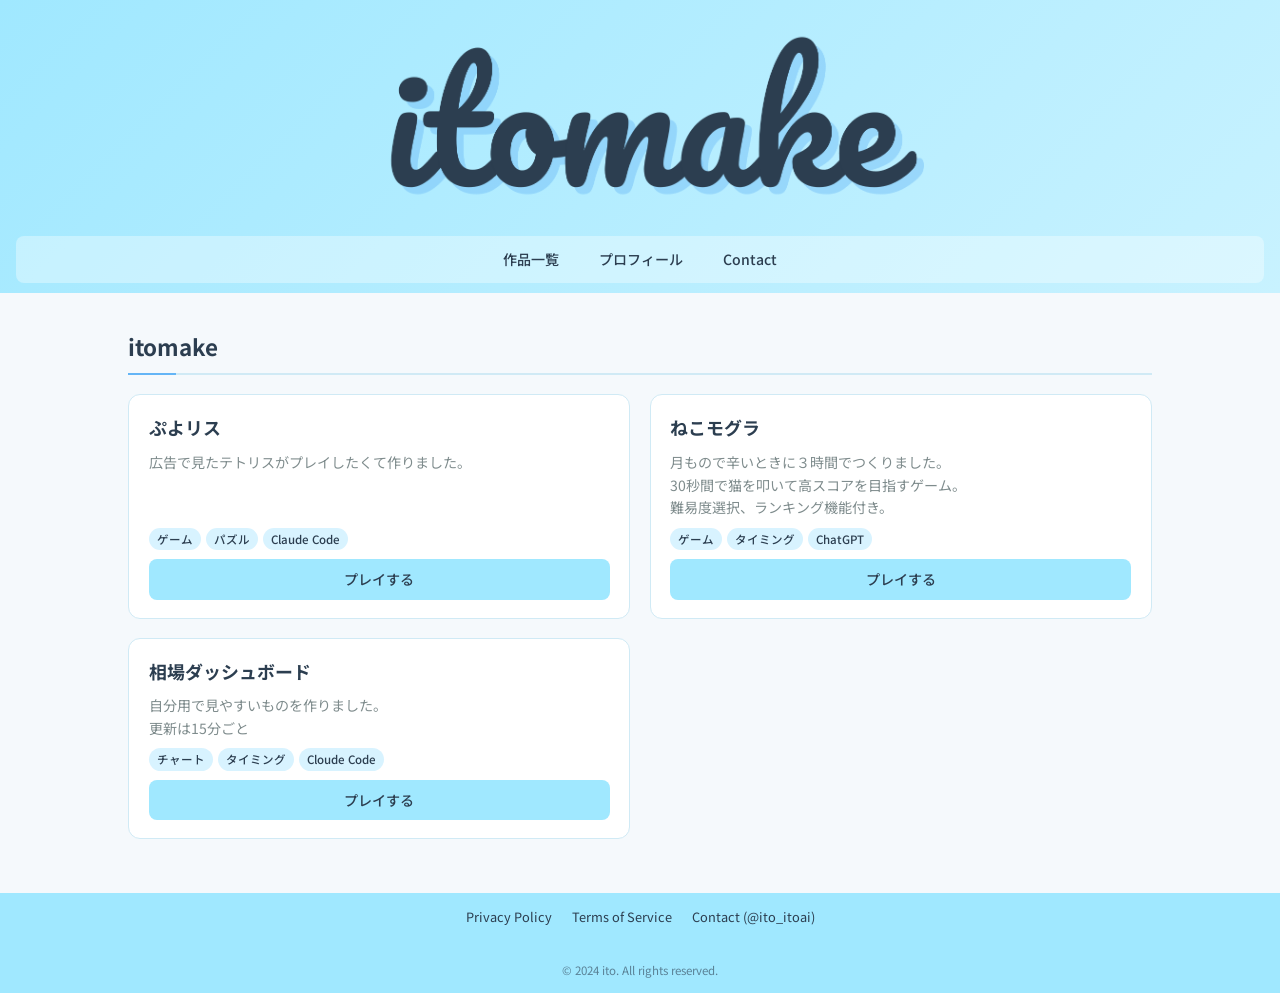
<file: index.html>
<!DOCTYPE html>
<html lang="ja">

<head>
  <meta charset="UTF-8">
  <meta name="viewport" content="width=device-width, initial-scale=1.0">
  <title>いとのポートフォリオ</title>
  <link rel="preconnect" href="https://fonts.googleapis.com">
  <link rel="preconnect" href="https://fonts.gstatic.com" crossorigin>
  <link href="https://fonts.googleapis.com/css2?family=Noto+Sans+JP:wght@400;500;700&display=swap" rel="stylesheet">
  <link rel="stylesheet" href="./style.css">
  <script async src="https://pagead2.googlesyndication.com/pagead/js/adsbygoogle.js?client=ca-pub-5618483325111588"
       crossorigin="anonymous"></script>
  <script type='text/javascript' src='https://storage.ko-fi.com/cdn/widget/Widget_2.js'></script>
</head>
<body>

  <!-- HEADER / HERO -->
  <header>
    <a href="./">
      <img class="hero-logo" src="logo-header.png" alt="ロゴ">
    </a>
    <button class="hamburger" aria-label="メニュー" aria-expanded="false">
      <span></span>
      <span></span>
      <span></span>
    </button>
    <nav class="site-nav">
      <a href="./works.html">作品一覧</a>
      <a href="./profile.html">プロフィール</a>
      <a href="https://x.com/ito_itoai" target="_blank" rel="noopener noreferrer">Contact</a>
    </nav>
  </header>

  <!-- MAIN -->
  <main>

    <!-- WORKS SECTION -->
    <section>
      <h2 class="section-title">itomake</h2>
      <div class="works-grid">
        <!-- Card: ぷよリス -->
        <div class="card">
          <p class="card-title">ぷよリス</p>
          <p class="card-desc">広告で見たテトリスがプレイしたくて作りました。</p>
          <div class="card-tags">
            <span class="tag">ゲーム</span>
            <span class="tag">パズル</span>
            <span class="tag">Claude Code</span>
          </div>
          <a class="btn-primary" href="https://umimuk.github.io/tetpuyo/tetpuyo.html" target="_blank" rel="noopener noreferrer">
            プレイする
          </a>
        </div>

        <!-- Card: ねこモグラ -->
        <div class="card">
          <p class="card-title">ねこモグラ</p>
          <p class="card-desc">
            月もので辛いときに３時間でつくりました。<br>
            30秒間で猫を叩いて高スコアを目指すゲーム。<br>
            難易度選択、ランキング機能付き。
          </p>
          <div class="card-tags">
            <span class="tag">ゲーム</span>
            <span class="tag">タイミング</span>
            <span class="tag">ChatGPT</span>
          </div>
          <a class="btn-primary" href="https://umimuk.github.io/neko-mogura/" target="_blank" rel="noopener noreferrer">
            プレイする
          </a>
        </div>
              <div class="card">
          <p class="card-title">相場ダッシュボード</p>
          <p class="card-desc">
            自分用で見やすいものを作りました。<br>
            更新は15分ごと<br>
          </p>
          <div class="card-tags">
            <span class="tag">チャート</span>
            <span class="tag">タイミング</span>
            <span class="tag">Cloude Code</span>
          </div>
          <a class="btn-primary" href="https://umimuk.github.io/Finance/" target="_blank" rel="noopener noreferrer">
            プレイする
          </a>
        </div>
      </div>
      
    </section>

  </main>

  <!-- FOOTER -->
  <footer>
    <nav class="footer-links">
      <a href="./privacy.html">Privacy Policy</a>
      <a href="./terms.html">Terms of Service</a>
      <a href="https://x.com/ito_itoai" target="_blank" rel="noopener noreferrer">Contact (@ito_itoai)</a>
    </nav>
    <p><script type='text/javascript'>kofiwidget2.init('私にコーヒーを買ってくれませんか？', '#64B5F6', 'J3J01VD9IS');kofiwidget2.draw();</script><br></p>
    <p class="footer-copy">&copy; 2024 ito. All rights reserved.</p>
  </footer>

</body>
</html>
</file>
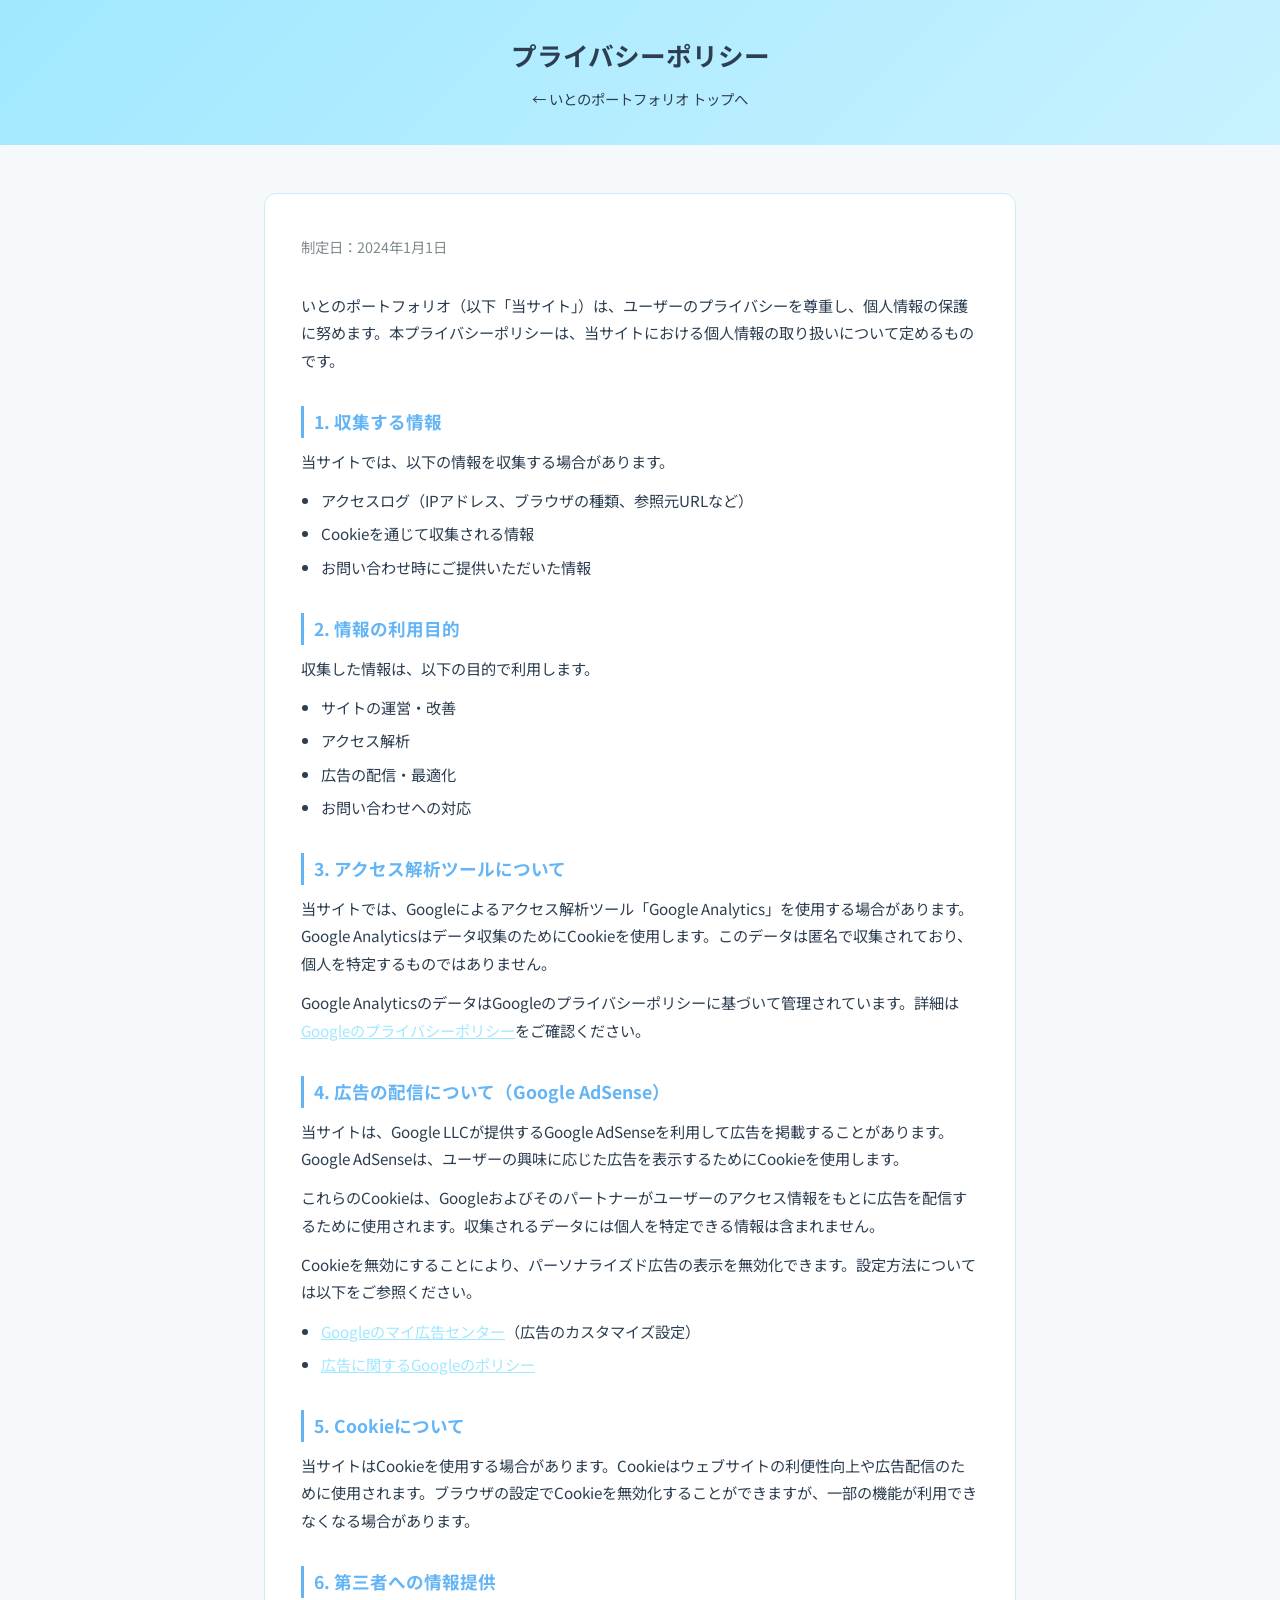
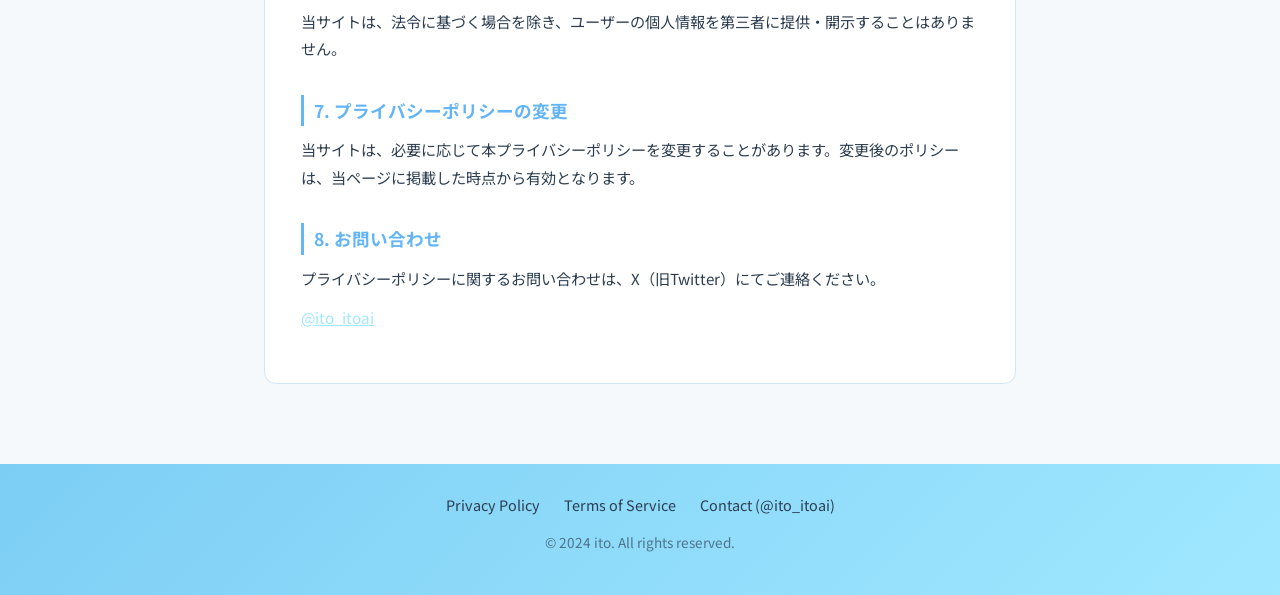
<file: privacy.html>
<!DOCTYPE html>
<html lang="ja">
<head>
  <meta charset="UTF-8">
  <meta name="viewport" content="width=device-width, initial-scale=1.0">
  <title>プライバシーポリシー｜いとのポートフォリオ</title>
  <link rel="preconnect" href="https://fonts.googleapis.com">
  <link rel="preconnect" href="https://fonts.gstatic.com" crossorigin>
  <link href="https://fonts.googleapis.com/css2?family=Noto+Sans+JP:wght@400;500;700&display=swap" rel="stylesheet">
  <style>
    :root {
      --primary: #a0e8ff;
      --primary-dark: #64b5f6;
      --text: #2c3e50;
      --text-secondary: #7f8c8d;
      --bg: #f5f9fc;
      --bg-card: #ffffff;
      --border: #d0eaf5;
    }

    * {
      box-sizing: border-box;
      margin: 0;
      padding: 0;
    }

    body {
      font-family: 'Noto Sans JP', 'Hiragino Sans', 'Meiryo', sans-serif;
      background: var(--bg);
      color: var(--text);
      line-height: 1.8;
    }

    header {
      background: linear-gradient(135deg, #a0e8ff 0%, #c8f2ff 100%);
      color: var(--text);
      padding: 32px 24px;
      text-align: center;
    }

    header h1 {
      font-size: 1.6rem;
      font-weight: 700;
    }

    header a {
      color: var(--text);
      text-decoration: none;
      font-size: 0.9rem;
      display: inline-block;
      margin-top: 8px;
    }

    header a:hover {
      color: #1a252f;
    }

    main {
      max-width: 800px;
      margin: 0 auto;
      padding: 48px 24px 80px;
    }

    .card {
      background: var(--bg-card);
      border: 1px solid var(--border);
      border-radius: 12px;
      padding: 40px 36px;
    }

    .updated {
      font-size: 0.9rem;
      color: var(--text-secondary);
      margin-bottom: 32px;
    }

    h2 {
      font-size: 1.1rem;
      font-weight: 700;
      color: #64b5f6;
      margin-top: 32px;
      margin-bottom: 10px;
      padding-left: 10px;
      border-left: 3px solid #64b5f6;
    }

    p {
      font-size: 0.95rem;
      color: var(--text);
      margin-bottom: 12px;
    }

    ul {
      margin: 8px 0 12px 20px;
      font-size: 0.95rem;
    }

    ul li {
      margin-bottom: 6px;
    }

    a {
      color: var(--primary);
    }

    footer {
      background: linear-gradient(135deg, #7dcef5 0%, #a0e8ff 100%);
      color: var(--text);
      text-align: center;
      padding: 28px 24px;
    }

    .footer-links {
      display: flex;
      justify-content: center;
      gap: 24px;
      flex-wrap: wrap;
      margin-bottom: 12px;
    }

    .footer-links a {
      color: var(--text);
      text-decoration: none;
      font-size: 0.9rem;
    }

    .footer-links a:hover {
      color: #1a252f;
    }

    .footer-copy {
      font-size: 0.85rem;
      opacity: 0.65;
    }

    @media (max-width: 768px) {
      .card {
        padding: 28px 20px;
      }
    }
  </style>
</head>
<body>

  <header>
    <h1>プライバシーポリシー</h1>
    <a href="./">← いとのポートフォリオ トップへ</a>
  </header>

  <main>
    <div class="card">
      <p class="updated">制定日：2024年1月1日</p>

      <p>いとのポートフォリオ（以下「当サイト」）は、ユーザーのプライバシーを尊重し、個人情報の保護に努めます。本プライバシーポリシーは、当サイトにおける個人情報の取り扱いについて定めるものです。</p>

      <h2>1. 収集する情報</h2>
      <p>当サイトでは、以下の情報を収集する場合があります。</p>
      <ul>
        <li>アクセスログ（IPアドレス、ブラウザの種類、参照元URLなど）</li>
        <li>Cookieを通じて収集される情報</li>
        <li>お問い合わせ時にご提供いただいた情報</li>
      </ul>

      <h2>2. 情報の利用目的</h2>
      <p>収集した情報は、以下の目的で利用します。</p>
      <ul>
        <li>サイトの運営・改善</li>
        <li>アクセス解析</li>
        <li>広告の配信・最適化</li>
        <li>お問い合わせへの対応</li>
      </ul>

      <h2>3. アクセス解析ツールについて</h2>
      <p>当サイトでは、Googleによるアクセス解析ツール「Google Analytics」を使用する場合があります。Google Analyticsはデータ収集のためにCookieを使用します。このデータは匿名で収集されており、個人を特定するものではありません。</p>
      <p>Google AnalyticsのデータはGoogleのプライバシーポリシーに基づいて管理されています。詳細は<a href="https://policies.google.com/privacy" target="_blank" rel="noopener noreferrer">Googleのプライバシーポリシー</a>をご確認ください。</p>

      <h2>4. 広告の配信について（Google AdSense）</h2>
      <p>当サイトは、Google LLCが提供するGoogle AdSenseを利用して広告を掲載することがあります。Google AdSenseは、ユーザーの興味に応じた広告を表示するためにCookieを使用します。</p>
      <p>これらのCookieは、Googleおよびそのパートナーがユーザーのアクセス情報をもとに広告を配信するために使用されます。収集されるデータには個人を特定できる情報は含まれません。</p>
      <p>Cookieを無効にすることにより、パーソナライズド広告の表示を無効化できます。設定方法については以下をご参照ください。</p>
      <ul>
        <li><a href="https://myadcenter.google.com/" target="_blank" rel="noopener noreferrer">Googleのマイ広告センター</a>（広告のカスタマイズ設定）</li>
        <li><a href="https://policies.google.com/technologies/ads" target="_blank" rel="noopener noreferrer">広告に関するGoogleのポリシー</a></li>
      </ul>

      <h2>5. Cookieについて</h2>
      <p>当サイトはCookieを使用する場合があります。Cookieはウェブサイトの利便性向上や広告配信のために使用されます。ブラウザの設定でCookieを無効化することができますが、一部の機能が利用できなくなる場合があります。</p>

      <h2>6. 第三者への情報提供</h2>
      <p>当サイトは、法令に基づく場合を除き、ユーザーの個人情報を第三者に提供・開示することはありません。</p>

      <h2>7. プライバシーポリシーの変更</h2>
      <p>当サイトは、必要に応じて本プライバシーポリシーを変更することがあります。変更後のポリシーは、当ページに掲載した時点から有効となります。</p>

      <h2>8. お問い合わせ</h2>
      <p>プライバシーポリシーに関するお問い合わせは、X（旧Twitter）にてご連絡ください。</p>
      <p><a href="https://x.com/ito_itoai" target="_blank" rel="noopener noreferrer">@ito_itoai</a></p>
    </div>
  </main>

  <footer>
    <nav class="footer-links">
      <a href="./privacy.html">Privacy Policy</a>
      <a href="./terms.html">Terms of Service</a>
      <a href="https://x.com/ito_itoai" target="_blank" rel="noopener noreferrer">Contact (@ito_itoai)</a>
    </nav>
    <p class="footer-copy">&copy; 2024 ito. All rights reserved.</p>
  </footer>

</body>
</html>
</file>
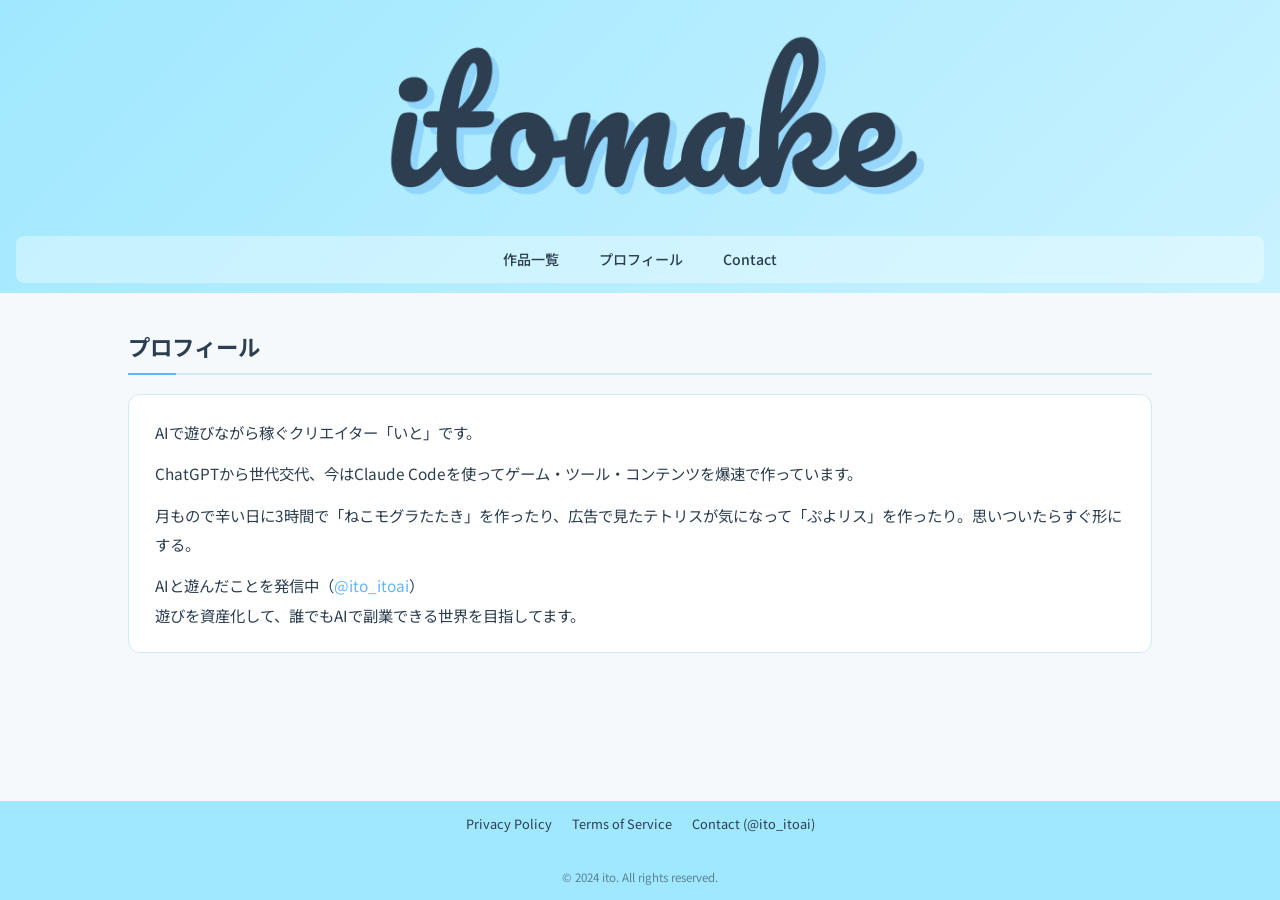
<file: profile.html>
<!DOCTYPE html>
<html lang="ja">

<head>
  <meta charset="UTF-8">
  <meta name="viewport" content="width=device-width, initial-scale=1.0">
  <title>プロフィール - いとのポートフォリオ</title>
  <link rel="preconnect" href="https://fonts.googleapis.com">
  <link rel="preconnect" href="https://fonts.gstatic.com" crossorigin>
  <link href="https://fonts.googleapis.com/css2?family=Noto+Sans+JP:wght@400;500;700&display=swap" rel="stylesheet">
  <link rel="stylesheet" href="./style.css">
  <script async src="https://pagead2.googlesyndication.com/pagead/js/adsbygoogle.js?client=ca-pub-5618483325111588"
       crossorigin="anonymous"></script>
  <script type='text/javascript' src='https://storage.ko-fi.com/cdn/widget/Widget_2.js'></script>
</head>
<body>

  <!-- HEADER / HERO -->
  <header>
    <a href="./">
      <img class="hero-logo" src="logo-header.png" alt="ロゴ">
    </a>
    <button class="hamburger" aria-label="メニュー" aria-expanded="false">
      <span></span>
      <span></span>
      <span></span>
    </button>
    <nav class="site-nav">
      <a href="./works.html">作品一覧</a>
      <a href="./profile.html">プロフィール</a>
      <a href="https://x.com/ito_itoai" target="_blank" rel="noopener noreferrer">Contact</a>
    </nav>
  </header>

  <!-- MAIN -->
  <main>
    <section>
      <h2 class="section-title">プロフィール</h2>
      <div class="profile-text">
        <p>AIで遊びながら稼ぐクリエイター「いと」です。</p>
        <p>ChatGPTから世代交代、今はClaude Codeを使ってゲーム・ツール・コンテンツを爆速で作っています。</p>
        <p>月もので辛い日に3時間で「ねこモグラたたき」を作ったり、広告で見たテトリスが気になって「ぷよリス」を作ったり。思いついたらすぐ形にする。</p>
        <p>AIと遊んだことを発信中（<a href="https://x.com/ito_itoai" target="_blank" rel="noopener noreferrer">@ito_itoai</a>）<br>
        遊びを資産化して、誰でもAIで副業できる世界を目指してます。</p>
      </div>
    </section>
  </main>

  <!-- FOOTER -->
  <footer>
    <nav class="footer-links">
      <a href="./privacy.html">Privacy Policy</a>
      <a href="./terms.html">Terms of Service</a>
      <a href="https://x.com/ito_itoai" target="_blank" rel="noopener noreferrer">Contact (@ito_itoai)</a>
    </nav>
    <p><script type='text/javascript'>kofiwidget2.init('私にコーヒーを買ってくれませんか？', '#64B5F6', 'J3J01VD9IS');kofiwidget2.draw();</script><br></p>
    <p class="footer-copy">&copy; 2024 ito. All rights reserved.</p>
  </footer>

  <script>
    (function () {
      var btn = document.querySelector('.hamburger');
      var nav = document.querySelector('.site-nav');
      btn.addEventListener('click', function () {
        var open = btn.classList.toggle('is-open');
        nav.classList.toggle('is-open');
        btn.setAttribute('aria-expanded', open);
      });
      nav.querySelectorAll('a').forEach(function (a) {
        a.addEventListener('click', function () {
          btn.classList.remove('is-open');
          nav.classList.remove('is-open');
          btn.setAttribute('aria-expanded', 'false');
        });
      });
    })();
  </script>
</body>
</html>
</file>
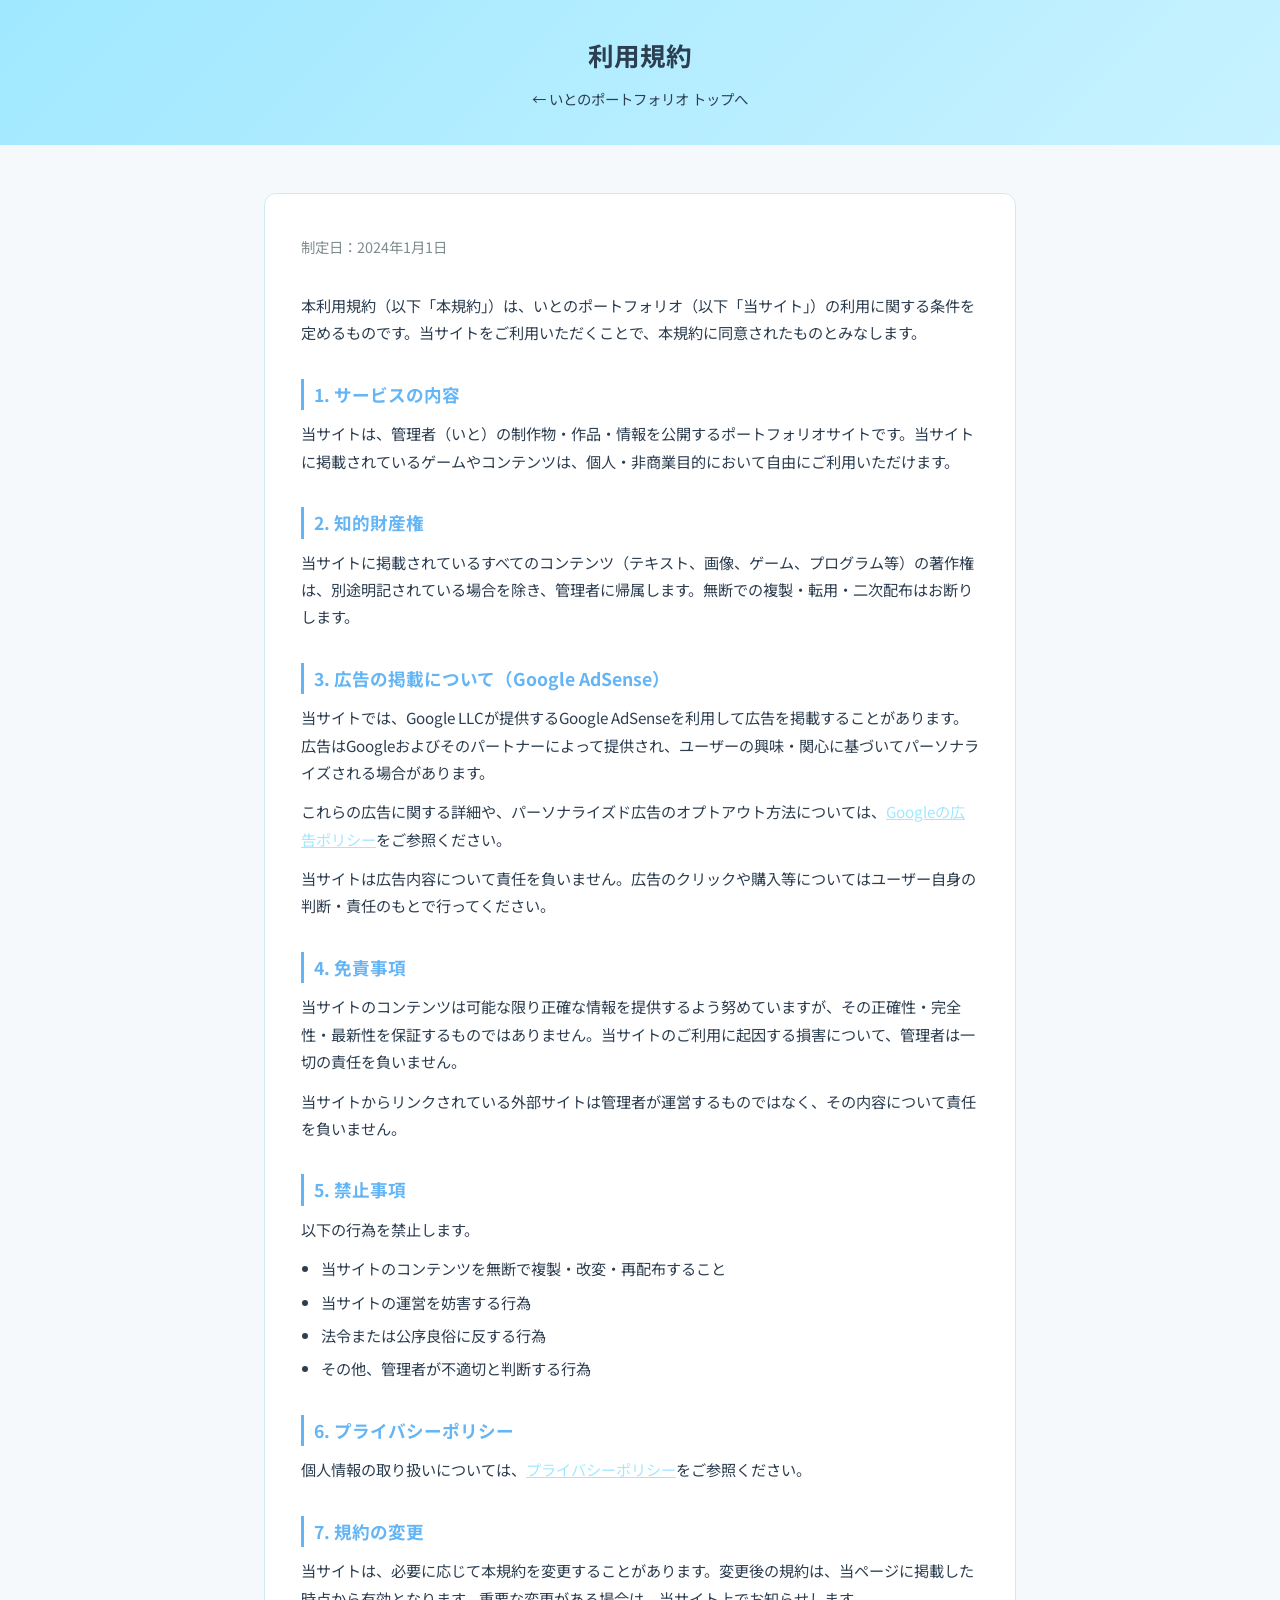
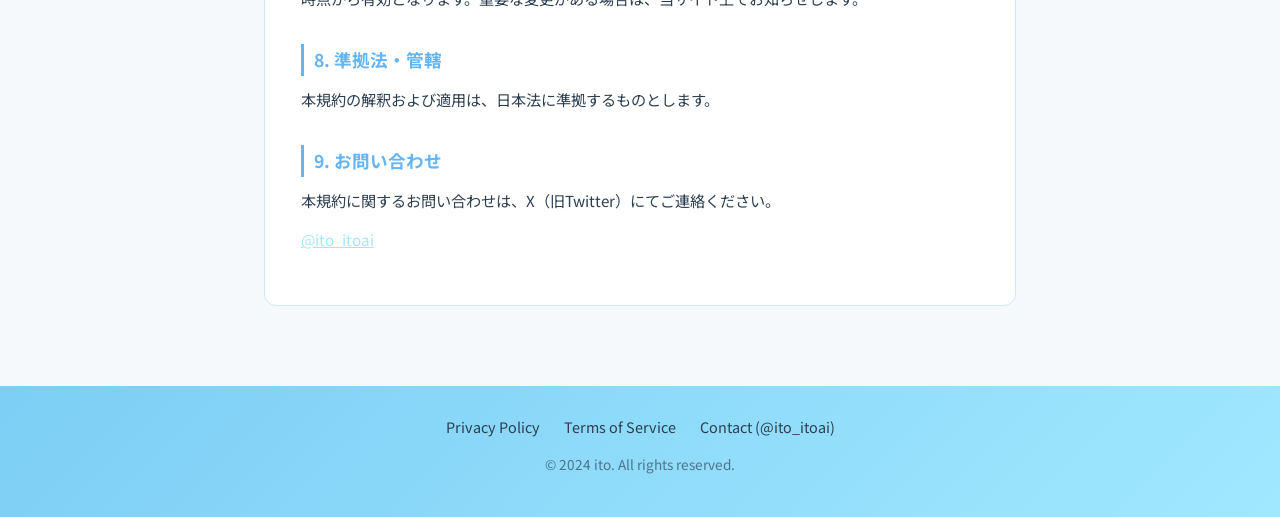
<file: terms.html>
<!DOCTYPE html>
<html lang="ja">
<head>
  <meta charset="UTF-8">
  <meta name="viewport" content="width=device-width, initial-scale=1.0">
  <title>利用規約｜いとのポートフォリオ</title>
  <link rel="preconnect" href="https://fonts.googleapis.com">
  <link rel="preconnect" href="https://fonts.gstatic.com" crossorigin>
  <link href="https://fonts.googleapis.com/css2?family=Noto+Sans+JP:wght@400;500;700&display=swap" rel="stylesheet">
  <style>
    :root {
      --primary: #a0e8ff;
      --primary-dark: #64b5f6;
      --text: #2c3e50;
      --text-secondary: #7f8c8d;
      --bg: #f5f9fc;
      --bg-card: #ffffff;
      --border: #d0eaf5;
    }

    * {
      box-sizing: border-box;
      margin: 0;
      padding: 0;
    }

    body {
      font-family: 'Noto Sans JP', 'Hiragino Sans', 'Meiryo', sans-serif;
      background: var(--bg);
      color: var(--text);
      line-height: 1.8;
    }

    header {
      background: linear-gradient(135deg, #a0e8ff 0%, #c8f2ff 100%);
      color: var(--text);
      padding: 32px 24px;
      text-align: center;
    }

    header h1 {
      font-size: 1.6rem;
      font-weight: 700;
    }

    header a {
      color: var(--text);
      text-decoration: none;
      font-size: 0.9rem;
      display: inline-block;
      margin-top: 8px;
    }

    header a:hover {
      color: #1a252f;
    }

    main {
      max-width: 800px;
      margin: 0 auto;
      padding: 48px 24px 80px;
    }

    .card {
      background: var(--bg-card);
      border: 1px solid var(--border);
      border-radius: 12px;
      padding: 40px 36px;
    }

    .updated {
      font-size: 0.9rem;
      color: var(--text-secondary);
      margin-bottom: 32px;
    }

    h2 {
      font-size: 1.1rem;
      font-weight: 700;
      color: #64b5f6;
      margin-top: 32px;
      margin-bottom: 10px;
      padding-left: 10px;
      border-left: 3px solid #64b5f6;
    }

    p {
      font-size: 0.95rem;
      color: var(--text);
      margin-bottom: 12px;
    }

    ul {
      margin: 8px 0 12px 20px;
      font-size: 0.95rem;
    }

    ul li {
      margin-bottom: 6px;
    }

    a {
      color: var(--primary);
    }

    footer {
      background: linear-gradient(135deg, #7dcef5 0%, #a0e8ff 100%);
      color: var(--text);
      text-align: center;
      padding: 28px 24px;
    }

    .footer-links {
      display: flex;
      justify-content: center;
      gap: 24px;
      flex-wrap: wrap;
      margin-bottom: 12px;
    }

    .footer-links a {
      color: var(--text);
      text-decoration: none;
      font-size: 0.9rem;
    }

    .footer-links a:hover {
      color: #1a252f;
    }

    .footer-copy {
      font-size: 0.85rem;
      opacity: 0.65;
    }

    @media (max-width: 768px) {
      .card {
        padding: 28px 20px;
      }
    }
  </style>
</head>
<body>

  <header>
    <h1>利用規約</h1>
    <a href="./">← いとのポートフォリオ トップへ</a>
  </header>

  <main>
    <div class="card">
      <p class="updated">制定日：2024年1月1日</p>

      <p>本利用規約（以下「本規約」）は、いとのポートフォリオ（以下「当サイト」）の利用に関する条件を定めるものです。当サイトをご利用いただくことで、本規約に同意されたものとみなします。</p>

      <h2>1. サービスの内容</h2>
      <p>当サイトは、管理者（いと）の制作物・作品・情報を公開するポートフォリオサイトです。当サイトに掲載されているゲームやコンテンツは、個人・非商業目的において自由にご利用いただけます。</p>

      <h2>2. 知的財産権</h2>
      <p>当サイトに掲載されているすべてのコンテンツ（テキスト、画像、ゲーム、プログラム等）の著作権は、別途明記されている場合を除き、管理者に帰属します。無断での複製・転用・二次配布はお断りします。</p>

      <h2>3. 広告の掲載について（Google AdSense）</h2>
      <p>当サイトでは、Google LLCが提供するGoogle AdSenseを利用して広告を掲載することがあります。広告はGoogleおよびそのパートナーによって提供され、ユーザーの興味・関心に基づいてパーソナライズされる場合があります。</p>
      <p>これらの広告に関する詳細や、パーソナライズド広告のオプトアウト方法については、<a href="https://policies.google.com/technologies/ads" target="_blank" rel="noopener noreferrer">Googleの広告ポリシー</a>をご参照ください。</p>
      <p>当サイトは広告内容について責任を負いません。広告のクリックや購入等についてはユーザー自身の判断・責任のもとで行ってください。</p>

      <h2>4. 免責事項</h2>
      <p>当サイトのコンテンツは可能な限り正確な情報を提供するよう努めていますが、その正確性・完全性・最新性を保証するものではありません。当サイトのご利用に起因する損害について、管理者は一切の責任を負いません。</p>
      <p>当サイトからリンクされている外部サイトは管理者が運営するものではなく、その内容について責任を負いません。</p>

      <h2>5. 禁止事項</h2>
      <p>以下の行為を禁止します。</p>
      <ul>
        <li>当サイトのコンテンツを無断で複製・改変・再配布すること</li>
        <li>当サイトの運営を妨害する行為</li>
        <li>法令または公序良俗に反する行為</li>
        <li>その他、管理者が不適切と判断する行為</li>
      </ul>

      <h2>6. プライバシーポリシー</h2>
      <p>個人情報の取り扱いについては、<a href="./privacy.html">プライバシーポリシー</a>をご参照ください。</p>

      <h2>7. 規約の変更</h2>
      <p>当サイトは、必要に応じて本規約を変更することがあります。変更後の規約は、当ページに掲載した時点から有効となります。重要な変更がある場合は、当サイト上でお知らせします。</p>

      <h2>8. 準拠法・管轄</h2>
      <p>本規約の解釈および適用は、日本法に準拠するものとします。</p>

      <h2>9. お問い合わせ</h2>
      <p>本規約に関するお問い合わせは、X（旧Twitter）にてご連絡ください。</p>
      <p><a href="https://x.com/ito_itoai" target="_blank" rel="noopener noreferrer">@ito_itoai</a></p>
    </div>
  </main>

  <footer>
    <nav class="footer-links">
      <a href="./privacy.html">Privacy Policy</a>
      <a href="./terms.html">Terms of Service</a>
      <a href="https://x.com/ito_itoai" target="_blank" rel="noopener noreferrer">Contact (@ito_itoai)</a>
    </nav>
    <p class="footer-copy">&copy; 2024 ito. All rights reserved.</p>
  </footer>

</body>
</html>
</file>
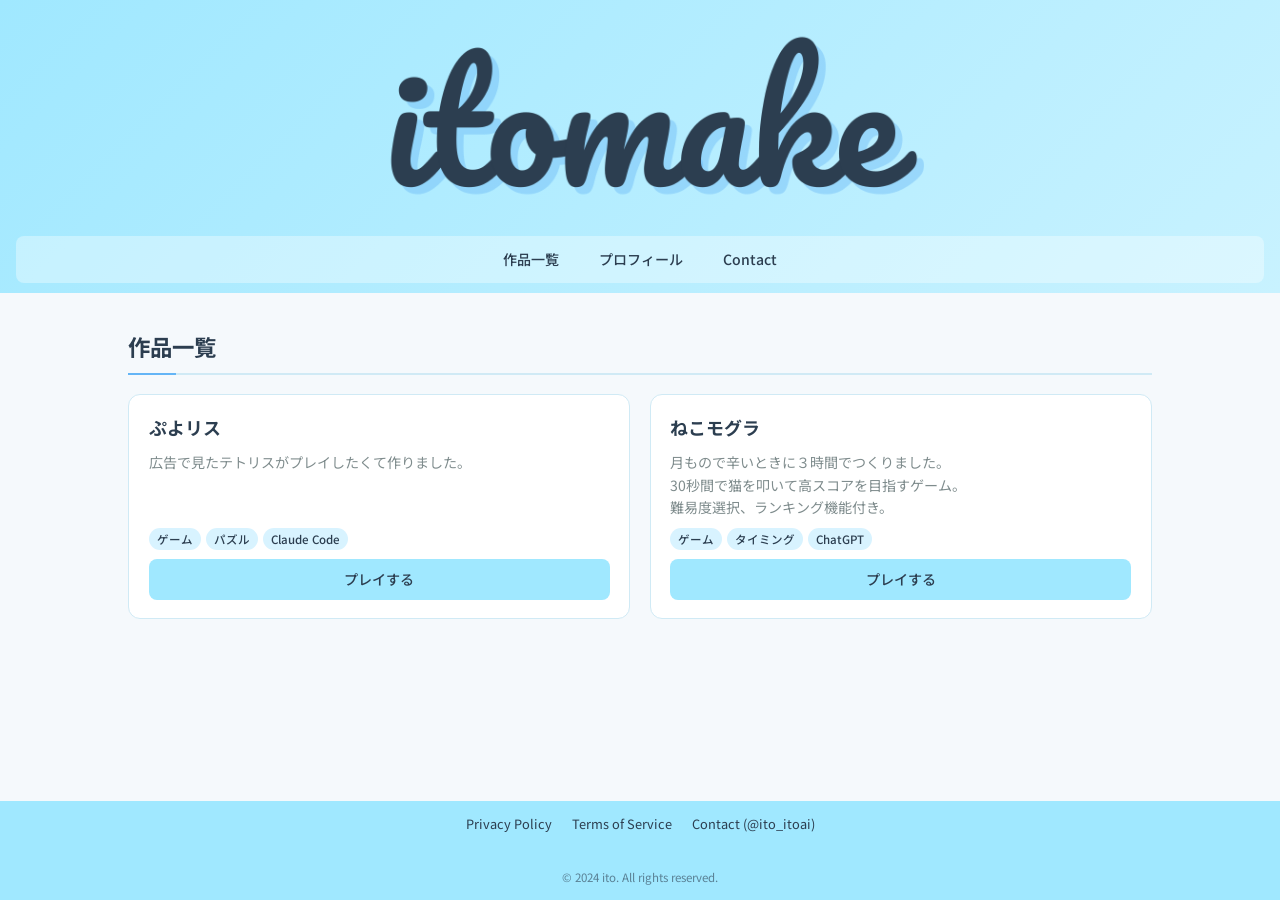
<file: works.html>
<!DOCTYPE html>
<html lang="ja">

<head>
  <meta charset="UTF-8">
  <meta name="viewport" content="width=device-width, initial-scale=1.0">
  <title>作品一覧 - いとのポートフォリオ</title>
  <link rel="preconnect" href="https://fonts.googleapis.com">
  <link rel="preconnect" href="https://fonts.gstatic.com" crossorigin>
  <link href="https://fonts.googleapis.com/css2?family=Noto+Sans+JP:wght@400;500;700&display=swap" rel="stylesheet">
  <link rel="stylesheet" href="./style.css">
  <script async src="https://pagead2.googlesyndication.com/pagead/js/adsbygoogle.js?client=ca-pub-5618483325111588"
       crossorigin="anonymous"></script>
  <script type='text/javascript' src='https://storage.ko-fi.com/cdn/widget/Widget_2.js'></script>
</head>
<body>

  <!-- HEADER / HERO -->
  <header>
    <a href="./">
      <img class="hero-logo" src="logo-header.png" alt="ロゴ">
    </a>
    <button class="hamburger" aria-label="メニュー" aria-expanded="false">
      <span></span>
      <span></span>
      <span></span>
    </button>
    <nav class="site-nav">
      <a href="./works.html">作品一覧</a>
      <a href="./profile.html">プロフィール</a>
      <a href="https://x.com/ito_itoai" target="_blank" rel="noopener noreferrer">Contact</a>
    </nav>
  </header>

  <!-- MAIN -->
  <main>
    <section>
      <h2 class="section-title">作品一覧</h2>
      <div class="works-grid">
        <!-- Card: ぷよリス -->
        <div class="card">
          <p class="card-title">ぷよリス</p>
          <p class="card-desc">広告で見たテトリスがプレイしたくて作りました。</p>
          <div class="card-tags">
            <span class="tag">ゲーム</span>
            <span class="tag">パズル</span>
            <span class="tag">Claude Code</span>
          </div>
          <a class="btn-primary" href="https://umimuk.github.io/tetpuyo/tetpuyo.html" target="_blank" rel="noopener noreferrer">
            プレイする
          </a>
        </div>

        <!-- Card: ねこモグラ -->
        <div class="card">
          <p class="card-title">ねこモグラ</p>
          <p class="card-desc">
            月もので辛いときに３時間でつくりました。<br>
            30秒間で猫を叩いて高スコアを目指すゲーム。<br>
            難易度選択、ランキング機能付き。
          </p>
          <div class="card-tags">
            <span class="tag">ゲーム</span>
            <span class="tag">タイミング</span>
            <span class="tag">ChatGPT</span>
          </div>
          <a class="btn-primary" href="https://umimuk.github.io/neko-mogura/" target="_blank" rel="noopener noreferrer">
            プレイする
          </a>
        </div>
      </div>
    </section>
  </main>

  <!-- FOOTER -->
  <footer>
    <nav class="footer-links">
      <a href="./privacy.html">Privacy Policy</a>
      <a href="./terms.html">Terms of Service</a>
      <a href="https://x.com/ito_itoai" target="_blank" rel="noopener noreferrer">Contact (@ito_itoai)</a>
    </nav>
    <p><script type='text/javascript'>kofiwidget2.init('私にコーヒーを買ってくれませんか？', '#64B5F6', 'J3J01VD9IS');kofiwidget2.draw();</script><br></p>
    <p class="footer-copy">&copy; 2024 ito. All rights reserved.</p>
  </footer>

  <script>
    (function () {
      var btn = document.querySelector('.hamburger');
      var nav = document.querySelector('.site-nav');
      btn.addEventListener('click', function () {
        var open = btn.classList.toggle('is-open');
        nav.classList.toggle('is-open');
        btn.setAttribute('aria-expanded', open);
      });
      nav.querySelectorAll('a').forEach(function (a) {
        a.addEventListener('click', function () {
          btn.classList.remove('is-open');
          nav.classList.remove('is-open');
          btn.setAttribute('aria-expanded', 'false');
        });
      });
    })();
  </script>
</body>
</html>
</file>
<file: style.css>
:root {
  --primary: #a0e8ff;
  --primary-dark: #64b5f6;
  --text: #2c3e50;
  --text-secondary: #7f8c8d;
  --bg: #f5f9fc;
  --bg-card: #ffffff;
  --border: #d0eaf5;
}

* {
  box-sizing: border-box;
  margin: 0;
  padding: 0;
}

body {
  font-family: 'Noto Sans JP', 'Hiragino Sans', 'Meiryo', sans-serif;
  background: var(--bg);
  color: var(--text);
  line-height: 1.6;
  display: flex;
  flex-direction: column;
  min-height: 100vh;
}

/* ===== HEADER / HERO ===== */
header {
  background: linear-gradient(135deg, #a0e8ff 0%, #c8f2ff 100%);
  color: var(--text);
  padding: 12px 16px 10px;
  text-align: center;
  position: relative;
}

@keyframes fadeIn {
  from { opacity: 0; transform: translateY(-10px); }
  to   { opacity: 1; transform: translateY(0); }
}

/* デフォルト：中〜大画面（1025px〜1919px） */
.hero-logo {
  width: clamp(400px, 55vw, 600px);
  max-width: 90%;
  height: auto;
  display: block;
  margin: 0 auto;
  animation: fadeIn 0.7s ease both;
}

/* ===== NAVIGATION ===== */
.site-nav {
  display: flex;
  justify-content: center;
  align-items: center;
  gap: 24px;
  padding: 8px 16px;
  background: rgba(255, 255, 255, 0.35);
  border-radius: 8px;
  margin-top: 10px;
}

.site-nav a {
  color: var(--text);
  text-decoration: none;
  font-size: clamp(0.85rem, 1.1vw, 0.95rem);
  font-weight: 500;
  padding: 4px 8px;
  border-radius: 6px;
  transition: background 0.2s;
}

.site-nav a:hover {
  background: rgba(255, 255, 255, 0.5);
}

.hamburger {
  display: none;
  background: none;
  border: none;
  cursor: pointer;
  padding: 8px;
  position: absolute;
  right: 16px;
  top: 12px;
  z-index: 1001;
}

.hamburger span {
  display: block;
  width: 24px;
  height: 2px;
  background: var(--text);
  margin: 5px 0;
  border-radius: 2px;
  transition: transform 0.3s, opacity 0.3s;
}

.hamburger.is-open span:nth-child(1) {
  transform: translateY(7px) rotate(45deg);
}

.hamburger.is-open span:nth-child(2) {
  opacity: 0;
}

.hamburger.is-open span:nth-child(3) {
  transform: translateY(-7px) rotate(-45deg);
}

/* ===== MAIN CONTENT ===== */
main {
  flex: 1;
  max-width: 1100px;
  margin: 0 auto;
  width: 100%;
  padding: clamp(20px, 4vh, 48px) clamp(16px, 3vw, 40px);
}

section + section {
  margin-top: clamp(28px, 4.5vh, 64px);
}

.section-title {
  font-size: clamp(1.05rem, 1.8vw, 1.4rem);
  font-weight: 700;
  color: var(--text);
  margin-bottom: clamp(14px, 2.2vh, 28px);
  padding-bottom: 8px;
  border-bottom: 2px solid var(--border);
  position: relative;
}

.section-title::after {
  content: '';
  position: absolute;
  bottom: -2px;
  left: 0;
  width: 48px;
  height: 2px;
  background: var(--primary-dark);
}

/* ===== WORKS GRID ===== */
.works-grid {
  display: grid;
  grid-template-columns: repeat(2, 1fr);
  gap: clamp(12px, 1.5vw, 22px);
}

.card {
  background: var(--bg-card);
  border: 1px solid var(--border);
  border-radius: 12px;
  padding: clamp(14px, 2vh, 22px) clamp(14px, 1.5vw, 22px);
  display: flex;
  flex-direction: column;
  gap: clamp(7px, 1vh, 12px);
  transition: box-shadow 0.2s, transform 0.2s;
}

.card:hover {
  box-shadow: 0 6px 20px rgba(100, 181, 246, 0.2);
  transform: translateY(-2px);
}

.card-title {
  font-size: clamp(0.95rem, 1.4vw, 1.15rem);
  font-weight: 700;
  color: var(--text);
}

.card-desc {
  font-size: clamp(0.8rem, 1.1vw, 0.9rem);
  color: var(--text-secondary);
  flex: 1;
  line-height: 1.6;
}

.card-tags {
  display: flex;
  flex-wrap: wrap;
  gap: 5px;
}

.tag {
  background: #d8f3ff;
  color: var(--text);
  font-size: clamp(0.7rem, 0.9vw, 0.8rem);
  font-weight: 500;
  padding: 2px 8px;
  border-radius: 12px;
}

.btn-primary {
  display: inline-block;
  background: var(--primary);
  color: var(--text);
  text-decoration: none;
  padding: clamp(7px, 1vh, 10px) 20px;
  border-radius: 8px;
  font-size: clamp(0.82rem, 1.1vw, 0.95rem);
  font-weight: 500;
  text-align: center;
  transition: background 0.2s;
}

.btn-primary:hover {
  background: var(--primary-dark);
}

/* ===== PROFILE SECTION ===== */
.profile-text {
  background: var(--bg-card);
  border: 1px solid var(--border);
  border-radius: 12px;
  padding: clamp(18px, 2.5vh, 28px) clamp(18px, 2vw, 28px);
  font-size: clamp(0.88rem, 1.2vw, 1rem);
  line-height: 1.9;
  color: var(--text);
}

.profile-text p + p {
  margin-top: 0.8em;
}

.profile-text a {
  color: var(--primary-dark);
  text-decoration: none;
}

.profile-text a:hover {
  text-decoration: underline;
}

/* ===== FOOTER ===== */
footer {
  background: #a0e8ff;
  color: var(--text);
  text-align: center;
  padding: clamp(10px, 1.5vh, 20px) 24px;
  margin-top: clamp(10px, 2vh, 32px);
}

.footer-links {
  display: flex;
  justify-content: center;
  gap: 20px;
  flex-wrap: wrap;
  margin-bottom: 8px;
}

.footer-links a {
  color: var(--text);
  text-decoration: none;
  font-size: clamp(0.78rem, 1vw, 0.9rem);
  transition: color 0.2s;
}

.footer-links a:hover {
  color: #1a252f;
}

.footer-copy {
  font-size: clamp(0.72rem, 0.9vw, 0.82rem);
  opacity: 0.6;
}

/* ===== RESPONSIVE BREAKPOINTS ===== */

/* 大画面 ≥1920px */
@media (min-width: 1920px) {
  .hero-logo { width: 600px; }
  main { max-width: 1300px; }
}

/* タブレット 768px〜1024px：1列 */
@media (max-width: 1024px) {
  .hero-logo { width: clamp(320px, 75vw, 520px); }
  .works-grid { grid-template-columns: 1fr; }
  main { max-width: 640px; }
}

/* スマホ ≤767px */
@media (max-width: 767px) {
  .hero-logo { width: clamp(260px, 85vw, 380px); }
  main { padding: clamp(14px, 2.5vh, 24px) 16px; }
  .card { padding: 14px 14px; gap: 8px; }
  .footer-links { gap: 14px; }

  .hamburger {
    display: block;
  }

  .site-nav {
    display: none;
    flex-direction: column;
    position: absolute;
    top: 100%;
    left: 0;
    right: 0;
    background: linear-gradient(135deg, #a0e8ff 0%, #c8f2ff 100%);
    border-radius: 0;
    margin-top: 0;
    padding: 16px;
    gap: 4px;
    box-shadow: 0 4px 12px rgba(0, 0, 0, 0.1);
    z-index: 1000;
  }

  .site-nav.is-open {
    display: flex;
  }

  .site-nav a {
    padding: 10px 16px;
    font-size: 0.95rem;
    text-align: center;
  }
}
</file>
